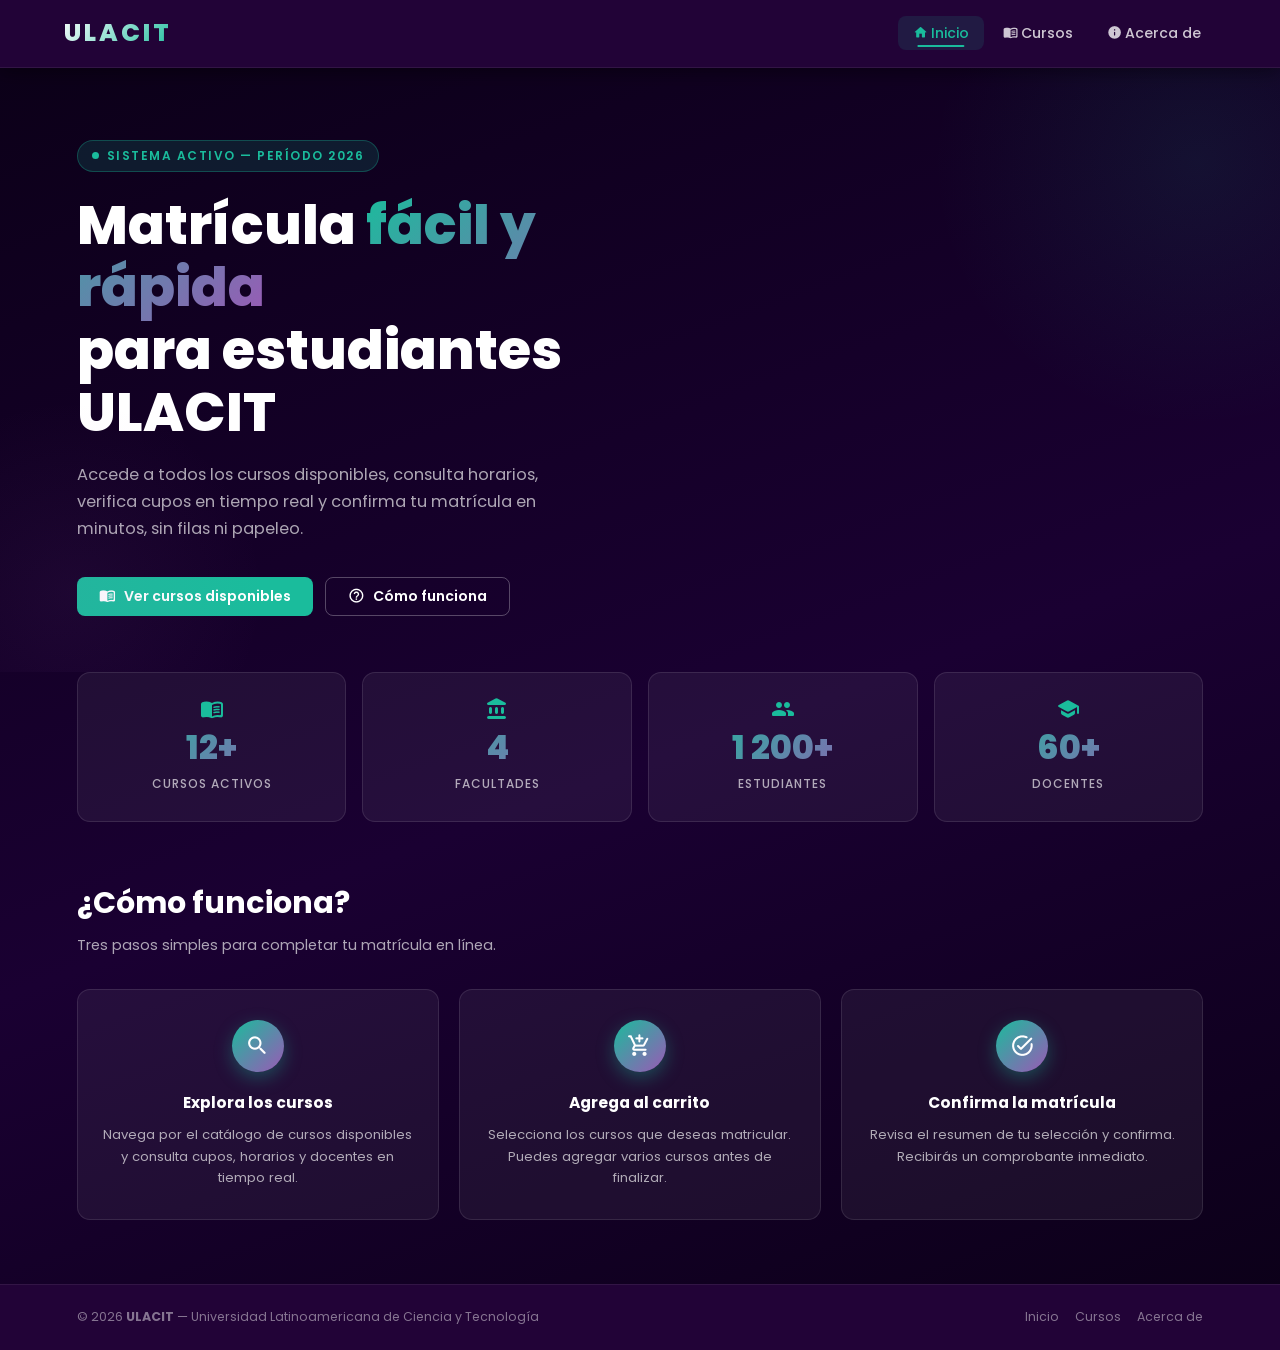
<file: index.html>
<!DOCTYPE html>
<html lang="es">
<head>
  <meta charset="UTF-8">
  <meta name="viewport" content="width=device-width, initial-scale=1.0">
  <meta name="description" content="Sistema de Matrícula en Línea de ULACIT — Realice su matrícula de forma fácil, rápida y segura.">
  <title>Inicio | Sistema de Matrícula — ULACIT</title>
  <link rel="stylesheet" href="index.css">
  <link rel="stylesheet" href="https://fonts.googleapis.com/icon?family=Material+Icons+Round">
</head>
<body>

  <!-- ── Header ─────────────────────────────────── -->
  <header class="ulacit-header">
    <a class="logo" href="index.html">ULACIT</a>

    <nav aria-label="Navegación principal">
      <ul class="nav-menu" id="nav-menu">
        <li><a class="nav-link active" href="index.html"><span class="material-icons-round">home</span>Inicio</a></li>
        <li><a class="nav-link" href="cursos.html"><span class="material-icons-round">menu_book</span>Cursos</a></li>
        <li><a class="nav-link" href="about.html"><span class="material-icons-round">info</span>Acerca de</a></li>
      </ul>
    </nav>

    <button class="hamburger" id="hamburger" aria-label="Abrir menú" aria-expanded="false">
      <span></span><span></span><span></span>
    </button>
  </header>

  <!-- ── Page wrapper ───────────────────────────── -->
  <div class="page-wrapper">

    <!-- Hero -->
    <section class="hero">
      <div class="hero-badge">
        <span class="dot"></span>
        Sistema Activo — Período 2026
      </div>

      <h1>
        Matrícula <span class="gradient-text">fácil y rápida</span><br>
        para estudiantes ULACIT
      </h1>

      <p>
        Accede a todos los cursos disponibles, consulta horarios, verifica cupos en
        tiempo real y confirma tu matrícula en minutos, sin filas ni papeleo.
      </p>

      <div class="hero-actions">
        <a class="btn btn-primary" href="cursos.html">
          <span class="material-icons-round">menu_book</span> Ver cursos disponibles
        </a>
        <a class="btn btn-outline" href="about.html">
          <span class="material-icons-round">help_outline</span> Cómo funciona
        </a>
      </div>
    </section>

    <!-- Stats -->
    <div class="stats-section">
      <div class="stat-card">
        <span class="material-icons-round stat-icon">menu_book</span>
        <span class="stat-number">12+</span>
        <span class="stat-label">Cursos activos</span>
      </div>
      <div class="stat-card">
        <span class="material-icons-round stat-icon">account_balance</span>
        <span class="stat-number">4</span>
        <span class="stat-label">Facultades</span>
      </div>
      <div class="stat-card">
        <span class="material-icons-round stat-icon">people</span>
        <span class="stat-number">1 200+</span>
        <span class="stat-label">Estudiantes</span>
      </div>
      <div class="stat-card">
        <span class="material-icons-round stat-icon">school</span>
        <span class="stat-number">60+</span>
        <span class="stat-label">Docentes</span>
      </div>
    </div>

    <!-- How it works -->
    <section class="section">
      <div class="section-head">
        <h2>¿Cómo funciona?</h2>
        <p>Tres pasos simples para completar tu matrícula en línea.</p>
      </div>

      <div class="steps-grid">
        <div class="step-card">
          <div class="step-num"><span class="material-icons-round">search</span></div>
          <h3>Explora los cursos</h3>
          <p>Navega por el catálogo de cursos disponibles y consulta cupos, horarios y docentes en tiempo real.</p>
        </div>
        <div class="step-card">
          <div class="step-num"><span class="material-icons-round">add_shopping_cart</span></div>
          <h3>Agrega al carrito</h3>
          <p>Selecciona los cursos que deseas matricular. Puedes agregar varios cursos antes de finalizar.</p>
        </div>
        <div class="step-card">
          <div class="step-num"><span class="material-icons-round">task_alt</span></div>
          <h3>Confirma la matrícula</h3>
          <p>Revisa el resumen de tu selección y confirma. Recibirás un comprobante inmediato.</p>
        </div>
      </div>
    </section>

  </div><!-- /page-wrapper -->

  <!-- ── Footer ─────────────────────────────────── -->
  <footer class="site-footer">
    <span class="footer-copy">
      &copy; 2026 <strong>ULACIT</strong> — Universidad Latinoamericana de Ciencia y Tecnología
    </span>
    <nav class="footer-links" aria-label="Links del pie de página">
      <a href="index.html">Inicio</a>
      <a href="cursos.html">Cursos</a>
      <a href="about.html">Acerca de</a>
    </nav>
  </footer>

  <script>
    const hamburger = document.getElementById('hamburger');
    const navMenu   = document.getElementById('nav-menu');
    hamburger.addEventListener('click', () => {
      const open = hamburger.classList.toggle('open');
      navMenu.classList.toggle('open');
      hamburger.setAttribute('aria-expanded', open);
    });
    // Close on link click (mobile)
    navMenu.querySelectorAll('.nav-link').forEach(link => {
      link.addEventListener('click', () => {
        hamburger.classList.remove('open');
        navMenu.classList.remove('open');
        hamburger.setAttribute('aria-expanded', 'false');
      });
    });
  </script>
</body>
</html>
</file>
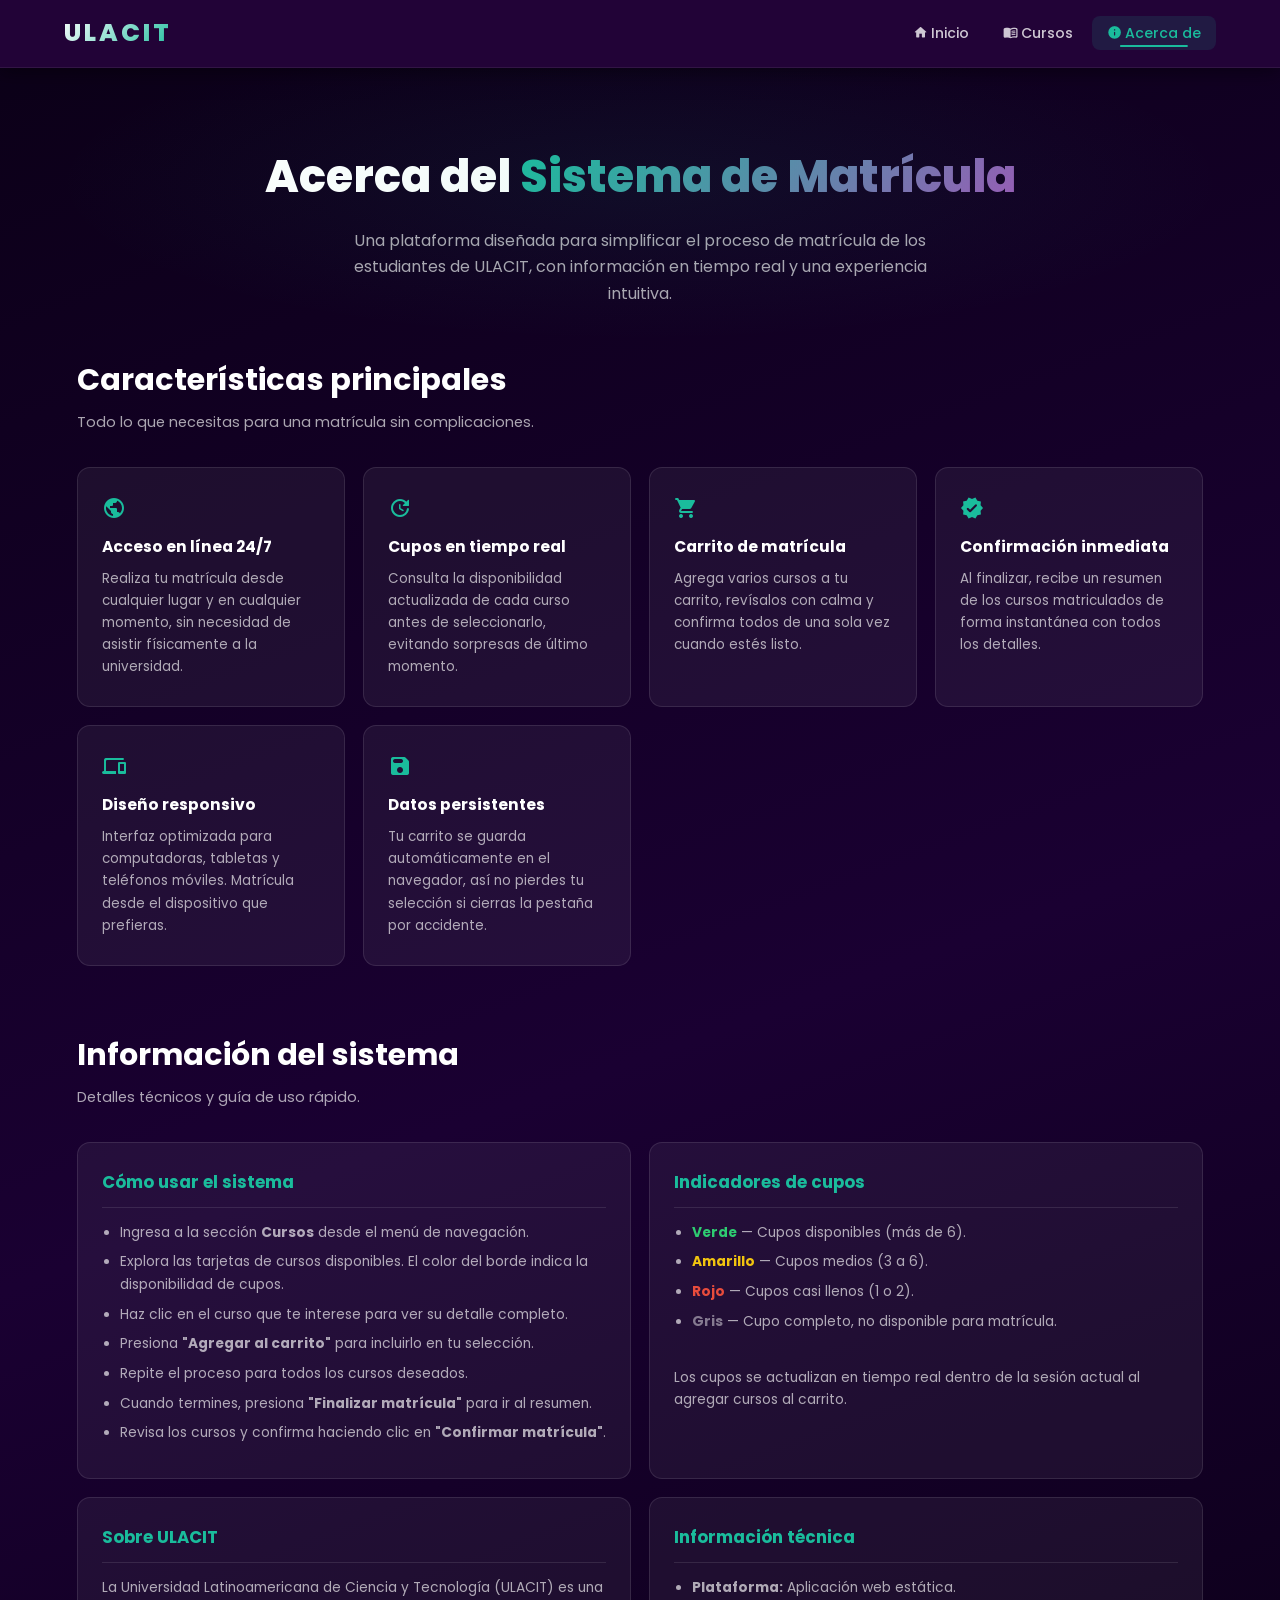
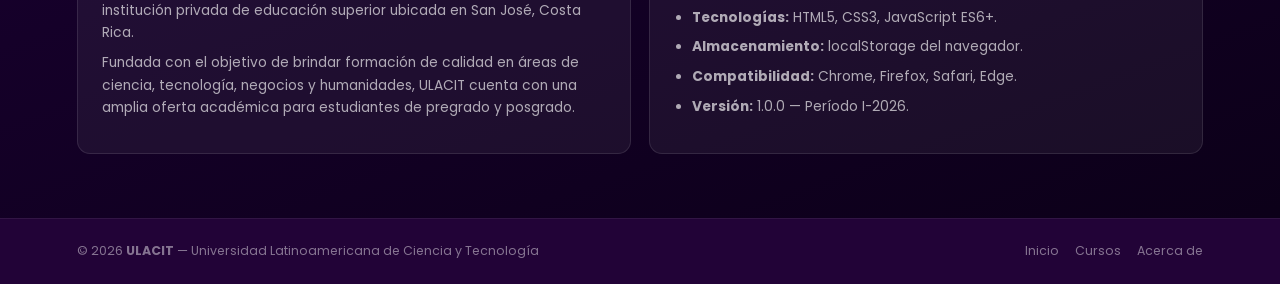
<file: about.html>
<!DOCTYPE html>
<html lang="es">
<head>
  <meta charset="UTF-8">
  <meta name="viewport" content="width=device-width, initial-scale=1.0">
  <meta name="description" content="Acerca del Sistema de Matrícula en Línea de ULACIT — Información, características y guía de uso.">
  <title>Acerca de | Sistema de Matrícula — ULACIT</title>
  <link rel="stylesheet" href="index.css">
  <link rel="stylesheet" href="https://fonts.googleapis.com/icon?family=Material+Icons+Round">
</head>
<body>

  <!-- ── Header ─────────────────────────────────── -->
  <header class="ulacit-header">
    <a class="logo" href="index.html">ULACIT</a>

    <nav aria-label="Navegación principal">
      <ul class="nav-menu" id="nav-menu">
        <li><a class="nav-link" href="index.html"><span class="material-icons-round">home</span>Inicio</a></li>
        <li><a class="nav-link" href="cursos.html"><span class="material-icons-round">menu_book</span>Cursos</a></li>
        <li><a class="nav-link active" href="about.html"><span class="material-icons-round">info</span>Acerca de</a></li>
      </ul>
    </nav>

    <button class="hamburger" id="hamburger" aria-label="Abrir menú" aria-expanded="false">
      <span></span><span></span><span></span>
    </button>
  </header>

  <!-- ── Page wrapper ───────────────────────────── -->
  <div class="page-wrapper">

    <!-- About hero -->
    <section class="about-hero">
      <h1>Acerca del <span style="background:linear-gradient(135deg,#1abc9c,#9b59b6);-webkit-background-clip:text;-webkit-text-fill-color:transparent;background-clip:text;">Sistema de Matrícula</span></h1>
      <p>
        Una plataforma diseñada para simplificar el proceso de matrícula de los estudiantes de
        ULACIT, con información en tiempo real y una experiencia intuitiva.
      </p>
    </section>

    <!-- Features -->
    <section class="section">
      <div class="section-head">
        <h2>Características principales</h2>
        <p>Todo lo que necesitas para una matrícula sin complicaciones.</p>
      </div>

      <div class="features-grid">
        <div class="feature-card">
          <span class="material-icons-round feature-icon">public</span>
          <h3>Acceso en línea 24/7</h3>
          <p>Realiza tu matrícula desde cualquier lugar y en cualquier momento, sin necesidad de asistir físicamente a la universidad.</p>
        </div>
        <div class="feature-card">
          <span class="material-icons-round feature-icon">update</span>
          <h3>Cupos en tiempo real</h3>
          <p>Consulta la disponibilidad actualizada de cada curso antes de seleccionarlo, evitando sorpresas de último momento.</p>
        </div>
        <div class="feature-card">
          <span class="material-icons-round feature-icon">shopping_cart</span>
          <h3>Carrito de matrícula</h3>
          <p>Agrega varios cursos a tu carrito, revísalos con calma y confirma todos de una sola vez cuando estés listo.</p>
        </div>
        <div class="feature-card">
          <span class="material-icons-round feature-icon">verified</span>
          <h3>Confirmación inmediata</h3>
          <p>Al finalizar, recibe un resumen de los cursos matriculados de forma instantánea con todos los detalles.</p>
        </div>
        <div class="feature-card">
          <span class="material-icons-round feature-icon">devices</span>
          <h3>Diseño responsivo</h3>
          <p>Interfaz optimizada para computadoras, tabletas y teléfonos móviles. Matrícula desde el dispositivo que prefieras.</p>
        </div>
        <div class="feature-card">
          <span class="material-icons-round feature-icon">save</span>
          <h3>Datos persistentes</h3>
          <p>Tu carrito se guarda automáticamente en el navegador, así no pierdes tu selección si cierras la pestaña por accidente.</p>
        </div>
      </div>
    </section>

    <!-- Info grid -->
    <section class="section">
      <div class="section-head">
        <h2>Información del sistema</h2>
        <p>Detalles técnicos y guía de uso rápido.</p>
      </div>

      <div class="about-info-grid">

        <div class="about-info-card">
          <h2>Cómo usar el sistema</h2>
          <ul>
            <li>Ingresa a la sección <strong>Cursos</strong> desde el menú de navegación.</li>
            <li>Explora las tarjetas de cursos disponibles. El color del borde indica la disponibilidad de cupos.</li>
            <li>Haz clic en el curso que te interese para ver su detalle completo.</li>
            <li>Presiona <strong>"Agregar al carrito"</strong> para incluirlo en tu selección.</li>
            <li>Repite el proceso para todos los cursos deseados.</li>
            <li>Cuando termines, presiona <strong>"Finalizar matrícula"</strong> para ir al resumen.</li>
            <li>Revisa los cursos y confirma haciendo clic en <strong>"Confirmar matrícula"</strong>.</li>
          </ul>
        </div>

        <div class="about-info-card">
          <h2>Indicadores de cupos</h2>
          <ul>
            <li><strong style="color:#2ecc71">Verde</strong> — Cupos disponibles (más de 6).</li>
            <li><strong style="color:#f1c40f">Amarillo</strong> — Cupos medios (3 a 6).</li>
            <li><strong style="color:#e74c3c">Rojo</strong> — Cupos casi llenos (1 o 2).</li>
            <li><strong style="color:rgba(255,255,255,.45)">Gris</strong> — Cupo completo, no disponible para matrícula.</li>
          </ul>
          <br>
          <p>Los cupos se actualizan en tiempo real dentro de la sesión actual al agregar cursos al carrito.</p>
        </div>

        <div class="about-info-card">
          <h2>Sobre ULACIT</h2>
          <p>La Universidad Latinoamericana de Ciencia y Tecnología (ULACIT) es una institución privada de educación superior ubicada en San José, Costa Rica.</p>
          <p>Fundada con el objetivo de brindar formación de calidad en áreas de ciencia, tecnología, negocios y humanidades, ULACIT cuenta con una amplia oferta académica para estudiantes de pregrado y posgrado.</p>
        </div>

        <div class="about-info-card">
          <h2>Información técnica</h2>
          <ul>
            <li><strong>Plataforma:</strong> Aplicación web estática.</li>
            <li><strong>Tecnologías:</strong> HTML5, CSS3, JavaScript ES6+.</li>
            <li><strong>Almacenamiento:</strong> localStorage del navegador.</li>
            <li><strong>Compatibilidad:</strong> Chrome, Firefox, Safari, Edge.</li>
            <li><strong>Versión:</strong> 1.0.0 — Período I-2026.</li>
          </ul>
        </div>

      </div>
    </section>

  </div><!-- /page-wrapper -->

  <!-- ── Footer ─────────────────────────────────── -->
  <footer class="site-footer">
    <span class="footer-copy">
      &copy; 2026 <strong>ULACIT</strong> — Universidad Latinoamericana de Ciencia y Tecnología
    </span>
    <nav class="footer-links" aria-label="Links del pie de página">
      <a href="index.html">Inicio</a>
      <a href="cursos.html">Cursos</a>
      <a href="about.html">Acerca de</a>
    </nav>
  </footer>

  <script>
    const hamburger = document.getElementById('hamburger');
    const navMenu   = document.getElementById('nav-menu');
    hamburger.addEventListener('click', () => {
      const open = hamburger.classList.toggle('open');
      navMenu.classList.toggle('open');
      hamburger.setAttribute('aria-expanded', open);
    });
    navMenu.querySelectorAll('.nav-link').forEach(link => {
      link.addEventListener('click', () => {
        hamburger.classList.remove('open');
        navMenu.classList.remove('open');
        hamburger.setAttribute('aria-expanded', 'false');
      });
    });
  </script>
</body>
</html>
</file>
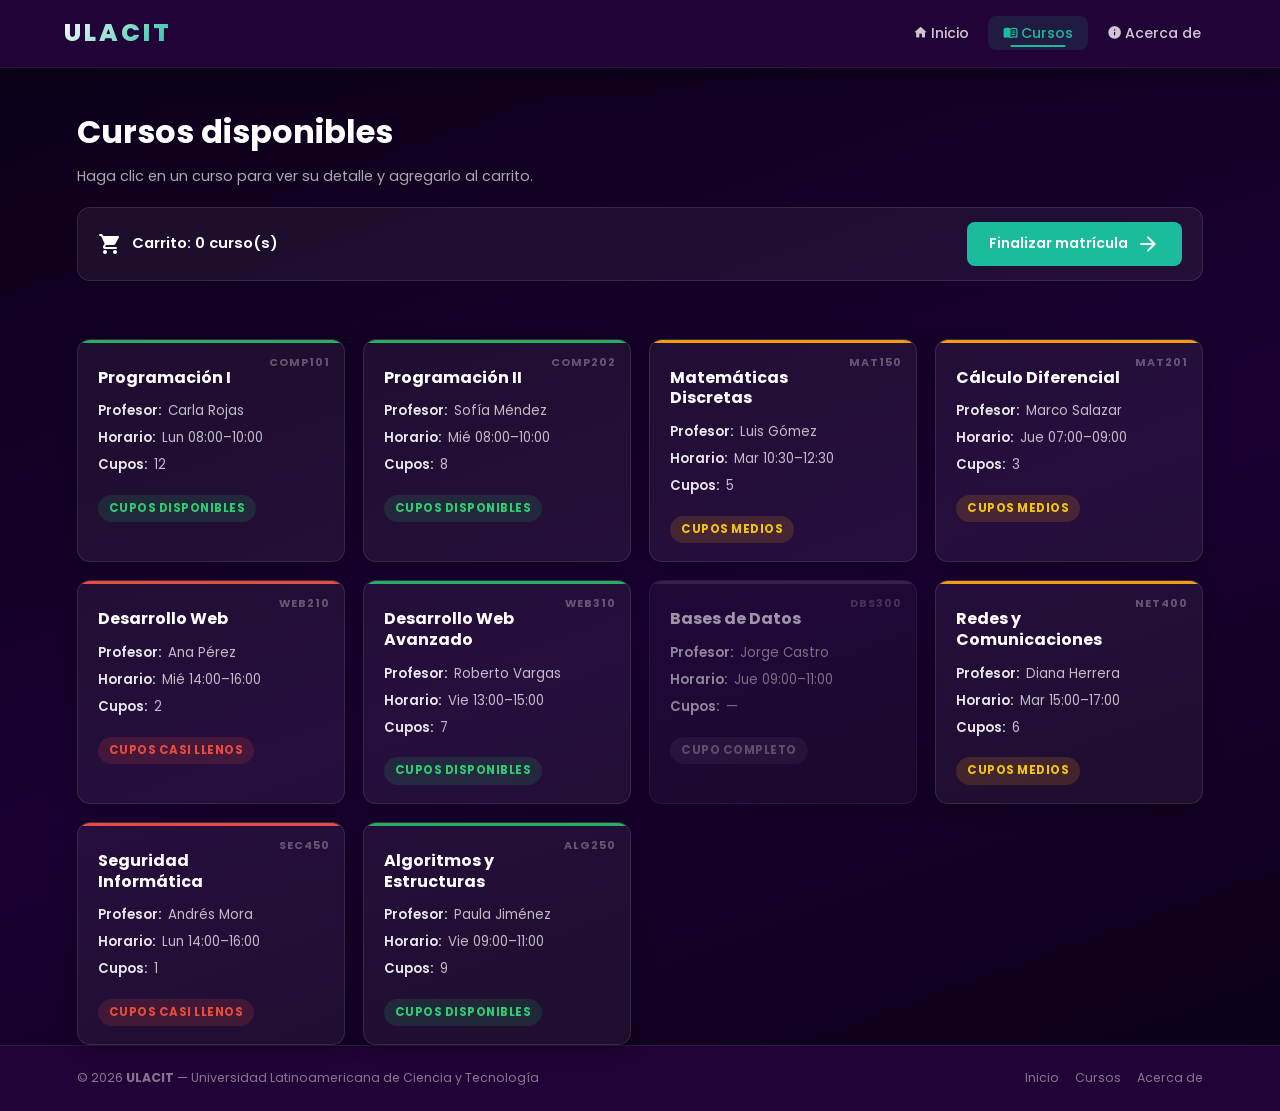
<file: cursos.html>
<!DOCTYPE html>
<html lang="es">
<head>
  <meta charset="UTF-8">
  <meta name="viewport" content="width=device-width, initial-scale=1.0">
  <meta name="description" content="Catálogo de cursos disponibles — Sistema de Matrícula ULACIT">
  <title>Cursos | Sistema de Matrícula — ULACIT</title>
  <link rel="stylesheet" href="index.css">
  <link rel="stylesheet" href="https://fonts.googleapis.com/icon?family=Material+Icons+Round">
</head>
<body>

  <!-- ── Header ─────────────────────────────────── -->
  <header class="ulacit-header">
    <a class="logo" href="index.html">ULACIT</a>

    <nav aria-label="Navegación principal">
      <ul class="nav-menu" id="nav-menu">
        <li><a class="nav-link" href="index.html"><span class="material-icons-round">home</span>Inicio</a></li>
        <li><a class="nav-link active" href="cursos.html"><span class="material-icons-round">menu_book</span>Cursos</a></li>
        <li><a class="nav-link" href="about.html"><span class="material-icons-round">info</span>Acerca de</a></li>
      </ul>
    </nav>

    <button class="hamburger" id="hamburger" aria-label="Abrir menú" aria-expanded="false">
      <span></span><span></span><span></span>
    </button>
  </header>

  <!-- ── Page wrapper ───────────────────────────── -->
  <div class="page-wrapper">

    <div class="main">
      <h1 class="page-title">Cursos disponibles</h1>
      <p class="page-subtitle">Haga clic en un curso para ver su detalle y agregarlo al carrito.</p>

      <!-- Cart bar -->
      <div class="cart-bar">
        <div class="cart-left">
          <span class="material-icons-round cart-icon">shopping_cart</span>
          <span id="carrito-info">Carrito: 0 curso(s)</span>
        </div>
        <button id="btn-checkout" type="button">
          Finalizar matrícula <span class="material-icons-round">arrow_forward</span>
        </button>
      </div>
    </div>

    <!-- Cards container (filled by JS) -->
    <div class="access-cards" style="padding: 0 6%;"></div>

    <!-- ── Modal ──────────────────────────────── -->
    <div class="modal" id="curso-modal" aria-hidden="true" role="dialog" aria-modal="true" aria-labelledby="modal-title">
      <div class="modal-content">
        <button class="modal-close" id="modal-close" aria-label="Cerrar"><span class="material-icons-round">close</span></button>
        <h2 id="modal-title">Detalle del curso</h2>
        <div id="modal-body"></div>
        <div class="modal-actions">
          <button class="btn no"  id="modal-cancel" type="button"><span class="material-icons-round">close</span> Cancelar</button>
          <button class="btn si"  id="add-to-cart"  type="button"><span class="material-icons-round">add_shopping_cart</span> Agregar al carrito</button>
        </div>
      </div>
    </div>

  </div><!-- /page-wrapper -->

  <!-- ── Footer ─────────────────────────────────── -->
  <footer class="site-footer">
    <span class="footer-copy">
      &copy; 2026 <strong>ULACIT</strong> — Universidad Latinoamericana de Ciencia y Tecnología
    </span>
    <nav class="footer-links" aria-label="Links del pie de página">
      <a href="index.html">Inicio</a>
      <a href="cursos.html">Cursos</a>
      <a href="about.html">Acerca de</a>
    </nav>
  </footer>

  <script src="index.js"></script>
  <script>
    const hamburger = document.getElementById('hamburger');
    const navMenu   = document.getElementById('nav-menu');
    hamburger.addEventListener('click', () => {
      const open = hamburger.classList.toggle('open');
      navMenu.classList.toggle('open');
      hamburger.setAttribute('aria-expanded', open);
    });
    navMenu.querySelectorAll('.nav-link').forEach(link => {
      link.addEventListener('click', () => {
        hamburger.classList.remove('open');
        navMenu.classList.remove('open');
        hamburger.setAttribute('aria-expanded', 'false');
      });
    });
  </script>
</body>
</html>
</file>
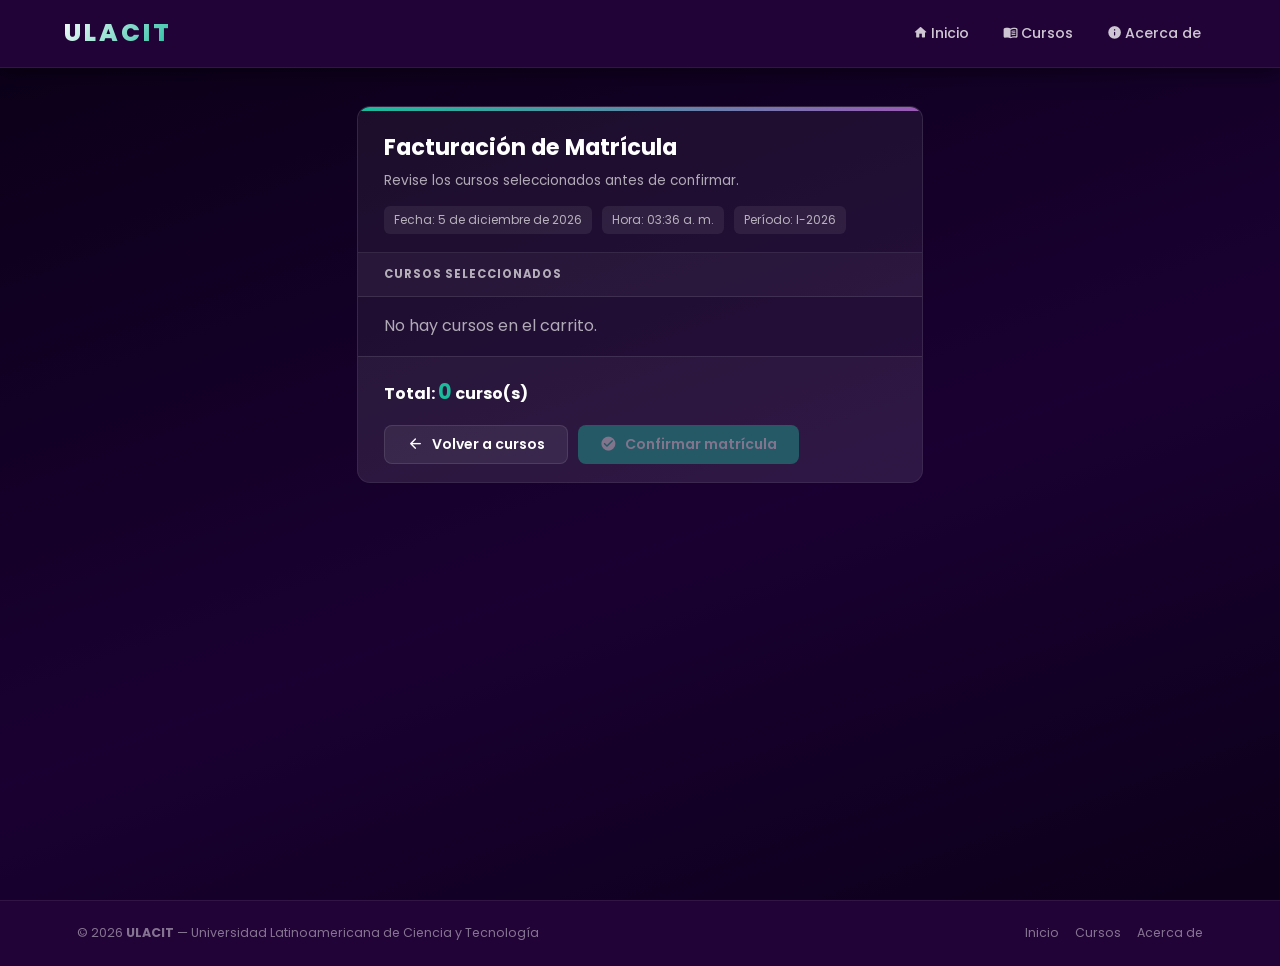
<file: facturacion.html>
<!DOCTYPE html>
<html lang="es">
<head>
  <meta charset="UTF-8">
  <meta name="viewport" content="width=device-width, initial-scale=1.0">
  <meta name="description" content="Resumen de matrícula — Sistema de Matrícula ULACIT">
  <title>Facturación | Sistema de Matrícula — ULACIT</title>
  <link rel="stylesheet" href="index.css">
  <link rel="stylesheet" href="https://fonts.googleapis.com/icon?family=Material+Icons+Round">
</head>
<body>

  <!-- ── Header ─────────────────────────────────── -->
  <header class="ulacit-header">
    <a class="logo" href="index.html">ULACIT</a>

    <nav aria-label="Navegación principal">
      <ul class="nav-menu" id="nav-menu">
        <li><a class="nav-link" href="index.html"><span class="material-icons-round">home</span>Inicio</a></li>
        <li><a class="nav-link" href="cursos.html"><span class="material-icons-round">menu_book</span>Cursos</a></li>
        <li><a class="nav-link" href="about.html"><span class="material-icons-round">info</span>Acerca de</a></li>
      </ul>
    </nav>

    <button class="hamburger" id="hamburger" aria-label="Abrir menú" aria-expanded="false">
      <span></span><span></span><span></span>
    </button>
  </header>

  <!-- ── Page wrapper ───────────────────────────── -->
  <div class="page-wrapper">
    <div class="invoice-wrap">

      <!-- Confirmation message (hidden until confirmed) -->
      <div class="confirm-msg" id="confirm-msg" role="alert">
        <span class="material-icons-round">check_circle</span>
        <h2>¡Matrícula confirmada!</h2>
        <p>Sus cursos han sido registrados exitosamente. Guarde este comprobante para sus registros.</p>
      </div>

      <!-- Invoice card -->
      <div class="invoice-card" id="invoice-card">
        <div class="invoice-card-head">
          <h1>Facturación de Matrícula</h1>
          <p>Revise los cursos seleccionados antes de confirmar.</p>
          <div class="invoice-meta" id="invoice-meta">
            <!-- filled by JS -->
          </div>
        </div>

        <div class="invoice-list-label">Cursos seleccionados</div>
        <div id="factura-list"></div>

        <div class="invoice-footer-bar">
          <div class="invoice-total-text">
            Total: <span id="total-count">0</span> curso(s)
          </div>
          <div class="invoice-btn-group">
            <button id="btn-volver" class="btn btn-ghost" type="button">
              <span class="material-icons-round">arrow_back</span> Volver a cursos
            </button>
            <button id="btn-confirmar" class="btn btn-primary" type="button">
              <span class="material-icons-round">check_circle</span> Confirmar matrícula
            </button>
          </div>
        </div>
      </div>

    </div>
  </div><!-- /page-wrapper -->

  <!-- ── Footer ─────────────────────────────────── -->
  <footer class="site-footer">
    <span class="footer-copy">
      &copy; 2026 <strong>ULACIT</strong> — Universidad Latinoamericana de Ciencia y Tecnología
    </span>
    <nav class="footer-links" aria-label="Links del pie de página">
      <a href="index.html">Inicio</a>
      <a href="cursos.html">Cursos</a>
      <a href="about.html">Acerca de</a>
    </nav>
  </footer>

  <script>
    /* ── Hamburger ── */
    const hamburger = document.getElementById('hamburger');
    const navMenu   = document.getElementById('nav-menu');
    hamburger.addEventListener('click', () => {
      const open = hamburger.classList.toggle('open');
      navMenu.classList.toggle('open');
      hamburger.setAttribute('aria-expanded', open);
    });
    navMenu.querySelectorAll('.nav-link').forEach(link => {
      link.addEventListener('click', () => {
        hamburger.classList.remove('open');
        navMenu.classList.remove('open');
        hamburger.setAttribute('aria-expanded', 'false');
      });
    });

    /* ── Invoice logic ── */
    const carrito   = JSON.parse(localStorage.getItem('carritoCursos') || '[]');
    const container = document.getElementById('factura-list');
    const totalEl   = document.getElementById('total-count');
    const metaEl    = document.getElementById('invoice-meta');

    // Build metadata
    const now = new Date();
    metaEl.innerHTML = `
      <span>Fecha: ${now.toLocaleDateString('es-CR', { year:'numeric', month:'long', day:'numeric' })}</span>
      <span>Hora: ${now.toLocaleTimeString('es-CR', { hour:'2-digit', minute:'2-digit' })}</span>
      <span>Período: I-2026</span>
    `;

    if (carrito.length === 0) {
      container.innerHTML = '<div class="invoice-item"><p style="color:var(--clr-muted)">No hay cursos en el carrito.</p></div>';
      document.getElementById('btn-confirmar').disabled = true;
      document.getElementById('btn-confirmar').style.opacity = '0.4';
    } else {
      carrito.forEach((curso, i) => {
        const item = document.createElement('div');
        item.className = 'invoice-item';
        item.innerHTML = `
          <div class="course-name">${i + 1}. ${curso.codigo} &mdash; ${curso.nombre}</div>
          <div class="course-meta">
            <span><span class="material-icons-round">person</span> ${curso.profesor}</span>
            <span><span class="material-icons-round">schedule</span> ${curso.horario}</span>
          </div>
        `;
        container.appendChild(item);
      });
      totalEl.textContent = carrito.length;
    }

    /* ── Volver ── */
    document.getElementById('btn-volver').addEventListener('click', () => {
      window.location.href = 'cursos.html';
    });

    /* ── Confirmar ── */
    document.getElementById('btn-confirmar').addEventListener('click', () => {
      localStorage.removeItem('carritoCursos');
      document.getElementById('confirm-msg').classList.add('show');
      document.getElementById('invoice-card').style.opacity = '0.55';
      document.getElementById('invoice-card').style.pointerEvents = 'none';
    });
  </script>
</body>
</html>
</file>
<file: index.css>
/* ============================================================
   ULACIT — Sistema de Matrícula  |  index.css
   ============================================================ */

@import url('https://fonts.googleapis.com/css2?family=Poppins:wght@300;400;500;600;700;800&display=swap');

/* ─── VARIABLES ───────────────────────────────────────────── */
:root {
  --clr-primary:       #220337;
  --clr-primary-dark:  #150220;
  --clr-primary-light: #3a0660;
  --clr-secondary:     #1abc9c;
  --clr-secondary-dark:#16a085;
  --clr-accent:        #9b59b6;
  --clr-danger:        #e74c3c;
  --clr-warning:       #f39c12;
  --clr-success:       #27ae60;
  --clr-text:          #ffffff;
  --clr-muted:         rgba(255,255,255,.65);
  --clr-card:          rgba(255,255,255,.055);
  --clr-card-border:   rgba(255,255,255,.1);
  --clr-overlay:       rgba(0,0,0,.6);

  --header-h:   68px;
  --radius:     13px;
  --radius-sm:  8px;
  --shadow-sm:  0 4px 18px rgba(0,0,0,.35);
  --shadow-lg:  0 14px 40px rgba(0,0,0,.6);
  --transition: .22s ease;
}

/* ─── RESET & BASE ────────────────────────────────────────── */
*, *::before, *::after { margin: 0; padding: 0; box-sizing: border-box; }

html { scroll-behavior: smooth; font-size: 16px; }

body {
  font-family: 'Poppins', Verdana, Geneva, sans-serif;
  background: linear-gradient(160deg, #0b0017 0%, #1a0032 55%, #0b0017 100%);
  color: var(--clr-text);
  min-height: 100vh;
  line-height: 1.65;
}

a { text-decoration: none; color: inherit; }
img { display: block; max-width: 100%; }
button { font-family: inherit; cursor: pointer; }

/* ─── HEADER / NAV ────────────────────────────────────────── */
.ulacit-header {
  position: fixed;
  top: 0; left: 0; right: 0;
  height: var(--header-h);
  background: var(--clr-primary);
  display: flex;
  align-items: center;
  justify-content: space-between;
  padding: 0 5%;
  z-index: 1000;
  box-shadow: 0 2px 20px rgba(0,0,0,.5);
  border-bottom: 1px solid rgba(255,255,255,.07);
}

.logo {
  font-size: 1.55rem;
  font-weight: 800;
  letter-spacing: 3px;
  text-transform: uppercase;
  background: linear-gradient(135deg, #fff 0%, var(--clr-secondary) 100%);
  -webkit-background-clip: text;
  -webkit-text-fill-color: transparent;
  background-clip: text;
  flex-shrink: 0;
}

/* Nav list */
.nav-menu {
  display: flex;
  align-items: center;
  list-style: none;
  gap: 4px;
}

.nav-link {
  font-size: .88rem;
  font-weight: 500;
  color: rgba(255,255,255,.78);
  padding: 7px 15px;
  border-radius: var(--radius-sm);
  transition: var(--transition);
  position: relative;
  white-space: nowrap;
}

.nav-link::after {
  content: '';
  position: absolute;
  bottom: 3px; left: 50%;
  transform: translateX(-50%);
  width: 0; height: 2px;
  background: var(--clr-secondary);
  border-radius: 2px;
  transition: width .22s ease;
}

.nav-link:hover        { color: #fff; background: rgba(255,255,255,.09); }
.nav-link:hover::after { width: 55%; }

.nav-link.active {
  color: var(--clr-secondary);
  background: rgba(26,188,156,.12);
}
.nav-link.active::after { width: 55%; }

/* ── Hamburger ── */
.hamburger {
  display: none;
  flex-direction: column;
  gap: 5px;
  padding: 8px;
  background: transparent;
  border: none;
  border-radius: var(--radius-sm);
  transition: var(--transition);
}
.hamburger:hover { background: rgba(255,255,255,.1); }

.hamburger span {
  display: block;
  width: 22px; height: 2px;
  background: #fff;
  border-radius: 2px;
  transition: var(--transition);
}
.hamburger.open span:nth-child(1) { transform: translateY(7px) rotate(45deg); }
.hamburger.open span:nth-child(2) { opacity: 0; }
.hamburger.open span:nth-child(3) { transform: translateY(-7px) rotate(-45deg); }

/* ─── PAGE WRAPPER ────────────────────────────────────────── */
.page-wrapper { padding-top: var(--header-h); min-height: 100vh; }

/* ─── HERO ────────────────────────────────────────────────── */
.hero {
  padding: 72px 6% 56px;
  position: relative;
  overflow: hidden;
}

.hero::before {
  content: '';
  position: absolute;
  top: -30%; right: -15%;
  width: 550px; height: 550px;
  background: radial-gradient(circle, rgba(26,188,156,.09) 0%, transparent 68%);
  pointer-events: none;
}

.hero::after {
  content: '';
  position: absolute;
  bottom: -20%; left: -10%;
  width: 400px; height: 400px;
  background: radial-gradient(circle, rgba(155,89,182,.07) 0%, transparent 68%);
  pointer-events: none;
}

.hero-badge {
  display: inline-flex;
  align-items: center;
  gap: 8px;
  background: rgba(26,188,156,.14);
  border: 1px solid rgba(26,188,156,.3);
  color: var(--clr-secondary);
  padding: 5px 14px;
  border-radius: 50px;
  font-size: .75rem;
  font-weight: 600;
  letter-spacing: 1.5px;
  text-transform: uppercase;
  margin-bottom: 22px;
}

.hero-badge .dot {
  width: 7px; height: 7px;
  border-radius: 50%;
  background: var(--clr-secondary);
  animation: blink 2s infinite;
}

@keyframes blink {
  0%,100% { opacity: 1; }
  50%      { opacity: .35; }
}

.hero h1 {
  font-size: clamp(2rem, 5vw, 3.4rem);
  font-weight: 800;
  line-height: 1.15;
  max-width: 620px;
  margin-bottom: 18px;
}

.hero h1 .gradient-text {
  background: linear-gradient(135deg, var(--clr-secondary) 0%, var(--clr-accent) 100%);
  -webkit-background-clip: text;
  -webkit-text-fill-color: transparent;
  background-clip: text;
}

.hero p {
  font-size: 1.02rem;
  color: var(--clr-muted);
  max-width: 520px;
  margin-bottom: 34px;
}

.hero-actions { display: flex; gap: 12px; flex-wrap: wrap; }

/* ─── BUTTONS ─────────────────────────────────────────────── */
.btn {
  display: inline-flex;
  align-items: center;
  justify-content: center;
  gap: 8px;
  padding: 10px 22px;
  border-radius: var(--radius-sm);
  font-size: .88rem;
  font-weight: 600;
  border: none;
  transition: var(--transition);
  font-family: inherit;
  line-height: 1;
}

.btn-primary {
  background: var(--clr-secondary);
  color: #fff;
}
.btn-primary:hover {
  background: var(--clr-secondary-dark);
  transform: translateY(-2px);
  box-shadow: 0 8px 24px rgba(26,188,156,.4);
}

.btn-outline {
  background: transparent;
  color: #fff;
  border: 1.5px solid rgba(255,255,255,.28);
}
.btn-outline:hover {
  background: rgba(255,255,255,.08);
  border-color: rgba(255,255,255,.55);
}

.btn-ghost {
  background: rgba(255,255,255,.07);
  color: #fff;
  border: 1px solid var(--clr-card-border);
}
.btn-ghost:hover { background: rgba(255,255,255,.13); }

/* compat con código existente */
.btn.si     { background: var(--clr-success); color: #fff; }
.btn.no     { background: var(--clr-danger);  color: #fff; }
.btn.si:hover { background: #219a52; transform: translateY(-1px); }
.btn.no:hover { background: #c0392b; }
.btn.volver { background: var(--clr-success); color: #fff; }
.btn.volver:hover { background: #219a52; transform: translateY(-1px); }

/* ─── STATS ───────────────────────────────────────────────── */
.stats-section {
  display: grid;
  grid-template-columns: repeat(4, 1fr);
  gap: 16px;
  padding: 0 6% 56px;
}

.stat-card {
  background: var(--clr-card);
  border: 1px solid var(--clr-card-border);
  border-radius: var(--radius);
  padding: 24px 20px;
  text-align: center;
  transition: var(--transition);
}
.stat-card:hover { background: rgba(255,255,255,.1); transform: translateY(-4px); }

.stat-number {
  display: block;
  font-size: 2.1rem;
  font-weight: 800;
  background: linear-gradient(135deg, var(--clr-secondary) 0%, var(--clr-accent) 100%);
  -webkit-background-clip: text;
  -webkit-text-fill-color: transparent;
  background-clip: text;
  line-height: 1;
  margin-bottom: 6px;
}

.stat-label {
  font-size: .75rem;
  font-weight: 500;
  color: var(--clr-muted);
  text-transform: uppercase;
  letter-spacing: 1px;
}

/* ─── HOW IT WORKS ────────────────────────────────────────── */
.section {
  padding: 0 6% 64px;
}

.section-head { margin-bottom: 32px; }

.section-head h2 {
  font-size: clamp(1.3rem, 2.5vw, 1.9rem);
  font-weight: 700;
  margin-bottom: 6px;
}

.section-head p { font-size: .9rem; color: var(--clr-muted); }

.steps-grid {
  display: grid;
  grid-template-columns: repeat(auto-fit, minmax(200px, 1fr));
  gap: 20px;
}

.step-card {
  background: var(--clr-card);
  border: 1px solid var(--clr-card-border);
  border-radius: var(--radius);
  padding: 30px 22px;
  text-align: center;
  transition: var(--transition);
}
.step-card:hover { background: rgba(255,255,255,.09); transform: translateY(-5px); box-shadow: var(--shadow-lg); }

.step-num {
  width: 52px; height: 52px;
  border-radius: 50%;
  background: linear-gradient(135deg, var(--clr-secondary) 0%, var(--clr-accent) 100%);
  color: #fff;
  font-size: 1.25rem;
  font-weight: 800;
  display: flex;
  align-items: center;
  justify-content: center;
  margin: 0 auto 18px;
  box-shadow: 0 6px 18px rgba(26,188,156,.35);
}

.step-card h3 { font-size: .97rem; font-weight: 700; margin-bottom: 8px; }
.step-card p  { font-size: .82rem; color: var(--clr-muted); }

/* ─── COURSES PAGE — MAIN ─────────────────────────────────── */
.main {
  padding: 38px 6% 32px;
}

.page-title    { font-size: clamp(1.4rem, 3vw, 2rem); font-weight: 700; margin-bottom: 6px; }
.page-subtitle { font-size: .9rem; color: var(--clr-muted); margin-bottom: 0; }

/* Cart bar */
.cart-bar {
  display: flex;
  align-items: center;
  justify-content: space-between;
  background: var(--clr-card);
  border: 1px solid var(--clr-card-border);
  border-radius: var(--radius);
  padding: 14px 20px;
  margin: 18px 0 26px;
  gap: 12px;
  flex-wrap: wrap;
}

.cart-left {
  display: flex;
  align-items: center;
  gap: 10px;
}

.cart-icon { font-size: 1.35rem; }

#carrito-info {
  font-size: .92rem;
  font-weight: 600;
  color: var(--clr-text);
}

#btn-checkout {
  display: inline-flex;
  align-items: center;
  gap: 8px;
  background: var(--clr-secondary);
  border: none;
  color: #fff;
  padding: 10px 22px;
  border-radius: var(--radius-sm);
  font-size: .88rem;
  font-weight: 600;
  font-family: inherit;
  transition: var(--transition);
}
#btn-checkout:hover {
  background: var(--clr-secondary-dark);
  transform: translateY(-2px);
  box-shadow: 0 8px 22px rgba(26,188,156,.4);
}

/* ─── COURSE CARDS GRID ───────────────────────────────────── */
.access-cards {
  display: grid;
  grid-template-columns: repeat(auto-fill, minmax(268px, 1fr));
  gap: 18px;
  padding-bottom: 60px;
}

.access-card {
  background: var(--clr-card);
  border: 1px solid var(--clr-card-border);
  border-radius: var(--radius);
  padding: 22px 20px 18px;
  position: relative;
  overflow: hidden;
  transition: var(--transition);
  box-shadow: var(--shadow-sm);
}

/* coloured top bar */
.access-card::before {
  content: '';
  position: absolute;
  top: 0; left: 0; right: 0;
  height: 3px;
  transition: var(--transition);
}
.access-card.green::before  { background: var(--clr-success); }
.access-card.yellow::before { background: var(--clr-warning); }
.access-card.red::before    { background: var(--clr-danger); }
.access-card.full::before   { background: rgba(255,255,255,.18); }

.access-card:not(.full) { cursor: pointer; }
.access-card:not(.full):hover {
  background: rgba(255,255,255,.11);
  transform: translateY(-6px);
  box-shadow: var(--shadow-lg);
}

.access-card.full {
  opacity: .58;
  cursor: not-allowed;
}

/* code badge top-right */
.card-code {
  position: absolute;
  top: 14px; right: 14px;
  font-size: .68rem;
  font-weight: 700;
  color: rgba(255,255,255,.3);
  text-transform: uppercase;
  letter-spacing: 1px;
}

.access-card h3 {
  font-size: 1rem;
  font-weight: 700;
  margin: 6px 0 12px;
  padding-right: 52px;
  line-height: 1.3;
}

.access-card p {
  font-size: .83rem;
  color: rgba(255,255,255,.72);
  margin-bottom: 5px;
  display: flex;
  gap: 6px;
  align-items: baseline;
}

.access-card p strong {
  color: rgba(255,255,255,.9);
  font-weight: 600;
  flex-shrink: 0;
}

/* status chip */
.status-chip {
  display: inline-block;
  margin-top: 14px;
  padding: 4px 11px;
  border-radius: 50px;
  font-size: .73rem;
  font-weight: 700;
  text-transform: uppercase;
  letter-spacing: .5px;
}

.access-card.green  .status-chip { background: rgba(39,174,96,.16);  color: #2ecc71; }
.access-card.yellow .status-chip { background: rgba(243,156,18,.16); color: #f1c40f; }
.access-card.red    .status-chip { background: rgba(231,76,60,.16);  color: #e74c3c; }
.access-card.full   .status-chip { background: rgba(255,255,255,.08); color: rgba(255,255,255,.45); }

/* ─── MODAL ───────────────────────────────────────────────── */
.modal {
  position: fixed;
  inset: 0;
  background: rgba(0,0,0,.72);
  display: none;
  align-items: center;
  justify-content: center;
  z-index: 10000;
  backdrop-filter: blur(5px);
  padding: 20px;
}

.modal.visible {
  display: flex;
  animation: fadeIn .18s ease;
}

@keyframes fadeIn {
  from { opacity: 0; }
  to   { opacity: 1; }
}

.modal-content {
  background: linear-gradient(148deg, #1a0030, #220337);
  color: #fff;
  padding: 32px;
  border-radius: 16px;
  width: min(520px, 100%);
  box-shadow: 0 30px 80px rgba(0,0,0,.7);
  position: relative;
  border: 1px solid rgba(255,255,255,.1);
  animation: slideUp .22s ease;
}

@keyframes slideUp {
  from { transform: translateY(18px); opacity: 0; }
  to   { transform: translateY(0);    opacity: 1; }
}

.modal-content h2 {
  font-size: 1.2rem;
  font-weight: 700;
  margin-bottom: 20px;
  padding-bottom: 14px;
  border-bottom: 1px solid rgba(255,255,255,.1);
}

.modal-close {
  position: absolute;
  right: 14px; top: 14px;
  background: rgba(255,255,255,.1);
  border: none;
  color: #ccc;
  font-size: 1rem;
  width: 30px; height: 30px;
  border-radius: 50%;
  display: flex;
  align-items: center;
  justify-content: center;
  transition: var(--transition);
}
.modal-close:hover { background: rgba(255,255,255,.2); color: #fff; }

#modal-body p {
  padding: 9px 0;
  font-size: .87rem;
  border-bottom: 1px solid rgba(255,255,255,.06);
  display: flex;
  gap: 8px;
  align-items: baseline;
}
#modal-body p:last-child { border-bottom: none; }

.modal-actions {
  margin-top: 22px;
  display: flex;
  justify-content: flex-end;
  gap: 10px;
}

/* ─── INVOICE / BILLING ───────────────────────────────────── */
.invoice-wrap {
  max-width: 720px;
  margin: 0 auto;
  padding: 38px 6% 60px;
}

.invoice-card {
  background: var(--clr-card);
  border: 1px solid var(--clr-card-border);
  border-radius: var(--radius);
  overflow: hidden;
  margin-bottom: 18px;
}

.invoice-card-head {
  padding: 22px 26px 18px;
  border-bottom: 1px solid var(--clr-card-border);
  position: relative;
}
.invoice-card-head::before {
  content: '';
  position: absolute;
  top: 0; left: 0; right: 0;
  height: 4px;
  background: linear-gradient(135deg, var(--clr-secondary) 0%, var(--clr-accent) 100%);
}

.invoice-card-head h1 {
  font-size: 1.4rem;
  font-weight: 700;
  margin-bottom: 4px;
}
.invoice-card-head p  { font-size: .85rem; color: var(--clr-muted); }

.invoice-meta {
  display: flex;
  gap: 10px;
  flex-wrap: wrap;
  margin-top: 14px;
}
.invoice-meta span {
  font-size: .75rem;
  color: var(--clr-muted);
  background: rgba(255,255,255,.07);
  padding: 4px 10px;
  border-radius: 6px;
}

.invoice-list-label {
  padding: 12px 26px;
  font-size: .72rem;
  font-weight: 700;
  text-transform: uppercase;
  letter-spacing: 1px;
  color: var(--clr-muted);
  background: rgba(255,255,255,.04);
  border-bottom: 1px solid var(--clr-card-border);
}

.invoice-item {
  padding: 16px 26px;
  border-bottom: 1px solid rgba(255,255,255,.05);
  transition: var(--transition);
}
.invoice-item:last-child { border-bottom: none; }
.invoice-item:hover      { background: rgba(255,255,255,.04); }

.invoice-item .course-name {
  font-size: .95rem;
  font-weight: 600;
  margin-bottom: 5px;
}
.invoice-item .course-meta {
  font-size: .8rem;
  color: var(--clr-muted);
  display: flex;
  gap: 18px;
  flex-wrap: wrap;
}

.invoice-footer-bar {
  padding: 18px 26px;
  display: flex;
  align-items: center;
  justify-content: space-between;
  gap: 16px;
  flex-wrap: wrap;
  background: rgba(255,255,255,.04);
  border-top: 1px solid var(--clr-card-border);
}

.invoice-total-text {
  font-size: 1rem;
  font-weight: 700;
}
.invoice-total-text span {
  font-size: 1.3rem;
  color: var(--clr-secondary);
}

.invoice-btn-group { display: flex; gap: 10px; flex-wrap: wrap; }

/* confirmed state */
.confirm-msg {
  display: none;
  background: rgba(39,174,96,.12);
  border: 1px solid rgba(39,174,96,.3);
  border-radius: var(--radius);
  padding: 22px 26px;
  text-align: center;
  margin-bottom: 18px;
}
.confirm-msg.show { display: block; }
.confirm-msg h2   { color: var(--clr-secondary); font-size: 1.2rem; margin-bottom: 6px; }
.confirm-msg p    { font-size: .88rem; color: var(--clr-muted); }

/* ─── ABOUT PAGE ──────────────────────────────────────────── */
.about-hero {
  padding: 72px 6% 48px;
  text-align: center;
  position: relative;
  overflow: hidden;
}
.about-hero::before {
  content: '';
  position: absolute;
  inset: 0;
  background: radial-gradient(ellipse at 50% 40%, rgba(26,188,156,.07) 0%, transparent 65%);
  pointer-events: none;
}
.about-hero h1 { font-size: clamp(1.7rem, 4vw, 2.8rem); font-weight: 800; margin-bottom: 14px; }
.about-hero p  { font-size: 1rem; color: var(--clr-muted); max-width: 600px; margin: 0 auto; }

.features-grid {
  display: grid;
  grid-template-columns: repeat(auto-fit, minmax(255px, 1fr));
  gap: 18px;
}

.feature-card {
  background: var(--clr-card);
  border: 1px solid var(--clr-card-border);
  border-radius: var(--radius);
  padding: 28px 24px;
  transition: var(--transition);
}
.feature-card:hover {
  background: rgba(255,255,255,.09);
  transform: translateY(-5px);
  box-shadow: var(--shadow-lg);
}

.feature-icon {
  font-size: 2rem;
  margin-bottom: 14px;
  display: block;
}

.feature-card h3 { font-size: .97rem; font-weight: 700; margin-bottom: 8px; }
.feature-card p  { font-size: .84rem; color: var(--clr-muted); line-height: 1.65; }

.about-info-grid {
  display: grid;
  grid-template-columns: 1fr 1fr;
  gap: 18px;
}

.about-info-card {
  background: var(--clr-card);
  border: 1px solid var(--clr-card-border);
  border-radius: var(--radius);
  padding: 26px 24px;
}

.about-info-card h2 {
  font-size: 1.05rem;
  font-weight: 700;
  margin-bottom: 14px;
  padding-bottom: 10px;
  border-bottom: 1px solid var(--clr-card-border);
  color: var(--clr-secondary);
}

.about-info-card p,
.about-info-card li {
  font-size: .86rem;
  color: var(--clr-muted);
  margin-bottom: 7px;
  line-height: 1.65;
}
.about-info-card ul { padding-left: 18px; }

/* ─── FOOTER ──────────────────────────────────────────────── */
.site-footer {
  background: var(--clr-primary);
  border-top: 1px solid rgba(255,255,255,.07);
  padding: 22px 6%;
  display: flex;
  align-items: center;
  justify-content: space-between;
  flex-wrap: wrap;
  gap: 10px;
}

.footer-copy { font-size: .78rem; color: rgba(255,255,255,.45); }
.footer-copy a { color: var(--clr-secondary); }

.footer-links { display: flex; gap: 16px; }
.footer-links a {
  font-size: .78rem;
  color: rgba(255,255,255,.45);
  transition: var(--transition);
}
.footer-links a:hover { color: var(--clr-secondary); }

/* ─── MATERIAL ICONS ─────────────────────────────────────── */
/* The icon font is loaded in each HTML file via Google Fonts  */

.material-icons-round {
  font-size: inherit;
  vertical-align: -3px;   /* optical alignment with text */
  line-height: 1;
  user-select: none;
}

/* Stat card icon */
.stat-icon {
  display: block;
  font-size: 2rem;
  color: var(--clr-secondary);
  margin-bottom: 10px;
}

/* Feature card icon (about page) */
.feature-icon {
  display: block;
  font-size: 2.2rem;
  margin-bottom: 14px;
  color: var(--clr-secondary);
}

/* Step circle icon */
.step-num .material-icons-round {
  font-size: 1.55rem;
  vertical-align: 0;
}

/* Buttons: icon slightly smaller than headline */
.btn .material-icons-round {
  font-size: 1.05rem;
  vertical-align: -2px;
}

/* Nav link icons */
.nav-link .material-icons-round {
  font-size: .95rem;
  vertical-align: -2px;
  margin-right: 3px;
}

/* Invoice meta icons */
.course-meta .material-icons-round {
  font-size: .85rem;
  vertical-align: -2px;
  color: var(--clr-secondary);
}

/* Confirm message icon */
.confirm-msg .material-icons-round {
  font-size: 2.4rem;
  color: var(--clr-secondary);
  display: block;
  margin: 0 auto 10px;
}

/* ─── RESPONSIVE ──────────────────────────────────────────── */

/* Tablet  ≤ 900px */
@media (max-width: 900px) {
  .stats-section      { grid-template-columns: repeat(2, 1fr); }
  .about-info-grid    { grid-template-columns: 1fr; }
  .access-cards       { grid-template-columns: repeat(auto-fill, minmax(240px, 1fr)); }
}

/* Mobile ≤ 768px */
@media (max-width: 768px) {
  :root { --header-h: 60px; }

  /* hamburger visible */
  .hamburger { display: flex; }

  /* full-screen drawer */
  .nav-menu {
    position: fixed;
    top: var(--header-h); left: 0; right: 0;
    background: var(--clr-primary);
    flex-direction: column;
    align-items: stretch;
    padding: 10px 5% 18px;
    gap: 3px;
    box-shadow: 0 8px 24px rgba(0,0,0,.4);
    border-bottom: 1px solid rgba(255,255,255,.07);
    transform: translateY(-110%);
    opacity: 0;
    pointer-events: none;
    transition: transform .28s ease, opacity .28s ease;
  }
  .nav-menu.open {
    transform: translateY(0);
    opacity: 1;
    pointer-events: all;
  }
  .nav-link { padding: 11px 14px; font-size: .93rem; }

  /* hero */
  .hero { padding: 48px 5% 40px; }
  .hero h1 { font-size: 1.85rem; }
  .hero-actions { flex-direction: column; }
  .hero-actions .btn { width: 100%; justify-content: center; }

  /* stats */
  .stats-section { grid-template-columns: repeat(2,1fr); padding: 0 5% 40px; gap: 12px; }

  /* sections */
  .section       { padding: 0 5% 44px; }
  .steps-grid    { grid-template-columns: 1fr; }
  .features-grid { grid-template-columns: 1fr; }

  /* courses */
  .main         { padding: 28px 5% 20px; }
  .access-cards { grid-template-columns: 1fr; gap: 14px; }

  /* cart bar */
  .cart-bar { flex-direction: column; align-items: flex-start; }
  #btn-checkout { width: 100%; justify-content: center; }

  /* modal */
  .modal-content  { padding: 24px 18px; }
  .modal-actions  { flex-direction: column; }
  .modal-actions .btn { width: 100%; justify-content: center; }

  /* invoice */
  .invoice-wrap         { padding: 28px 5% 44px; }
  .invoice-footer-bar   { flex-direction: column; align-items: flex-start; }
  .invoice-btn-group    { width: 100%; }
  .invoice-btn-group .btn { flex: 1; justify-content: center; }

  /* about */
  .about-hero       { padding: 50px 5% 38px; }
  .about-info-grid  { grid-template-columns: 1fr; }

  /* footer */
  .site-footer { flex-direction: column; text-align: center; }
}

/* Small phones ≤ 480px */
@media (max-width: 480px) {
  .hero h1    { font-size: 1.6rem; }
  .stat-number { font-size: 1.7rem; }
  .stats-section { grid-template-columns: repeat(2,1fr); gap: 10px; }
  .invoice-card-head { padding: 18px 18px 14px; }
  .invoice-item      { padding: 14px 18px; }
  .invoice-footer-bar{ padding: 14px 18px; }
  .invoice-list-label{ padding: 10px 18px; }
}
</file>
